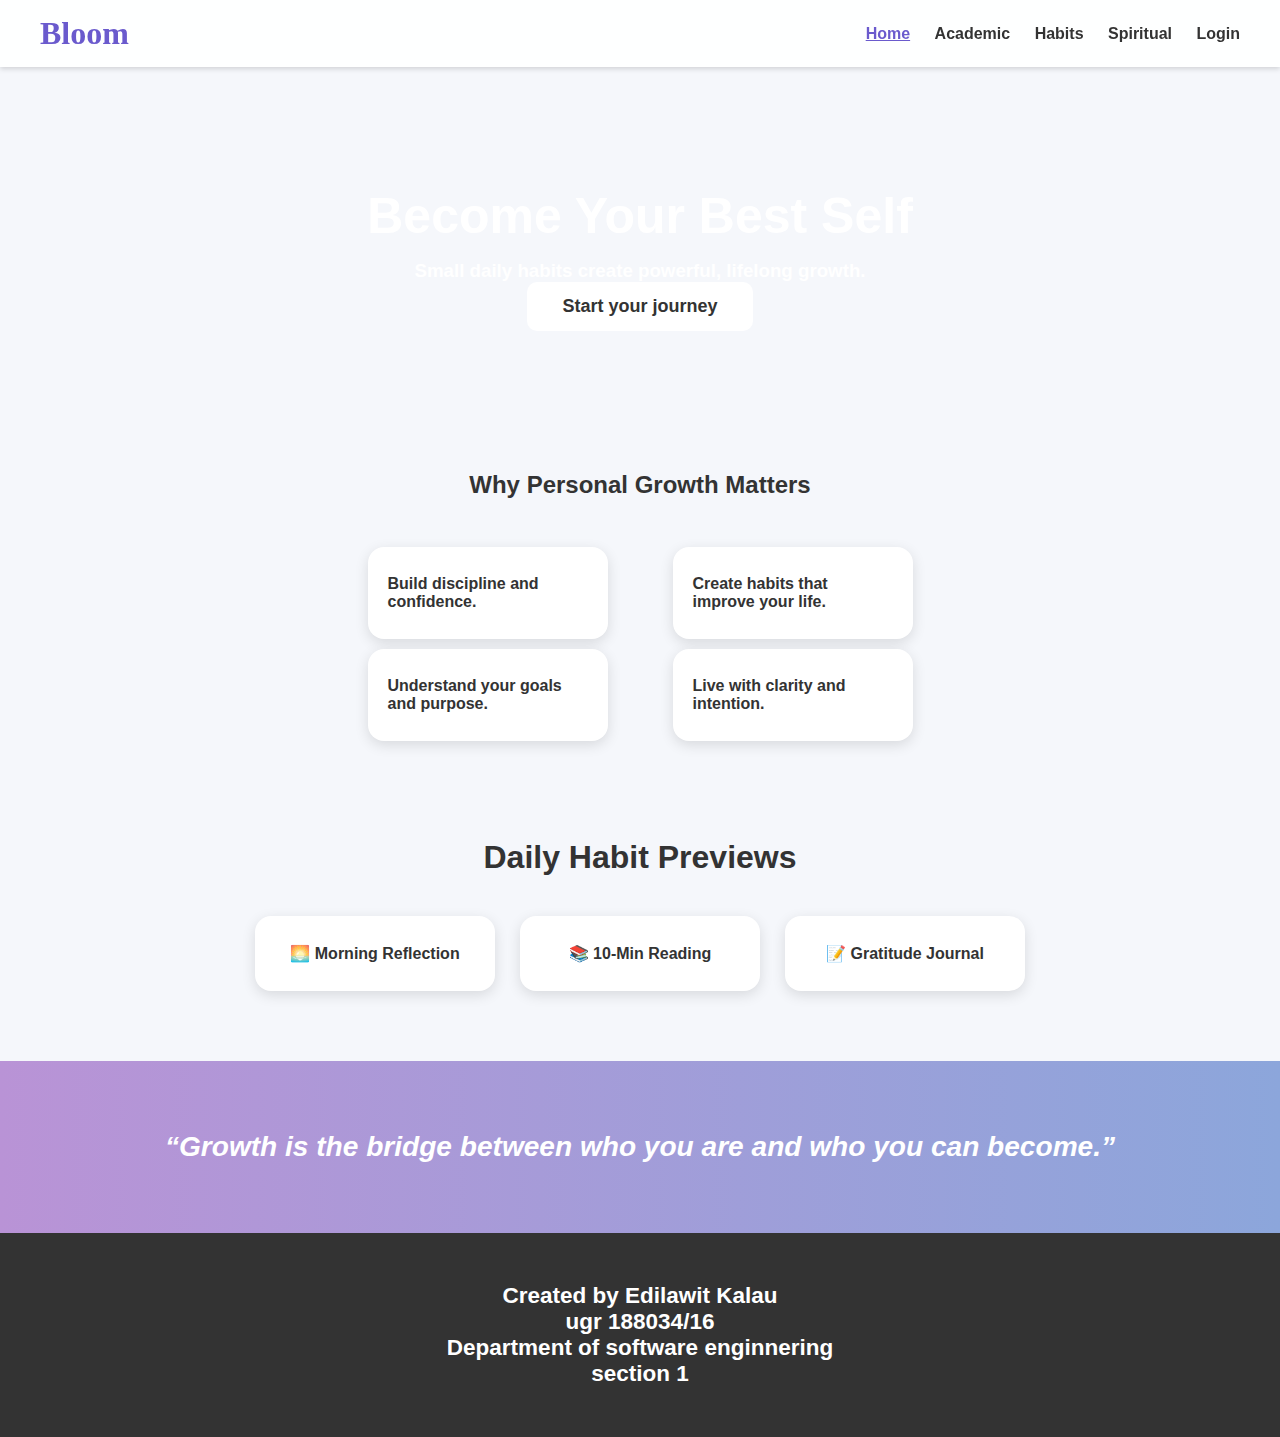
<file: index.html>
<!DOCTYPE html>
<html lang="en">
  <head>
    <meta charset="UTF-8" />
    <meta name="viewport" content="width=device-width, initial-scale=1.0">


    <title>Bloom | Personal Growth</title>
    <link rel="stylesheet" href="style2/style2.css" />
  </head>
  <body>
    <!-- Header -->
    <header class="site-header">
      <h1 class="site-title">Bloom</h1>
      <nav class="site-nav">
        <a href="index.html" class="active">Home</a>
        <a href="acadamics2.html">Academic</a>
        <a href="habits.html">Habits</a>
        <a href="spritual.html">Spiritual</a>
        <a href="login.html">Login</a>
      </nav>
    </header>

    <!-- Hero -->
    <section class="hero home-hero">
      <h1>Become Your Best Self</h1>
      <h3>Small daily habits create powerful, lifelong growth.</h3>
      <button class="hero-btn">
        <a href="login.html">Start your journey</a>
      </button>
    </section>

    <!-- Why Personal Growth -->
    <section class="why">
      <h2>Why Personal Growth Matters</h2>
      <div class="points">
        <div class="b-cards">
          <div class="point">Build discipline and confidence.</div>
          <div class="point">Understand your goals and purpose.</div>
        </div>
        <div class="b-cards">
          <div class="point">Create habits that improve your life.</div>
          <div class="point">Live with clarity and intention.</div>
        </div>
      </div>
    </section>

    <!-- Habits Preview -->
    <section class="habits home-habits">
      <h2>Daily Habit Previews</h2>
      <div class="cards">
        <div class="card">🌅 Morning Reflection</div>
        <div class="card">📚 10-Min Reading</div>
        <div class="card">📝 Gratitude Journal</div>
      </div>
    </section>

    <!-- Inspirational Quote -->
    <section class="quote home-quote">
      <h3>
        “Growth is the bridge between who you are and who you can become.”
      </h3>
    </section>

    <!-- Footer -->
    <footer class="site-footer">
      <footer class="site-footer">
        <h2>
            Created by Edilawit Kalau
        <br />
        ugr 188034/16
        <br />
        Department of software enginnering
        <br />
        section 1
        </h2>
      </footer>
    </footer>
  </body>
</html>
</file>
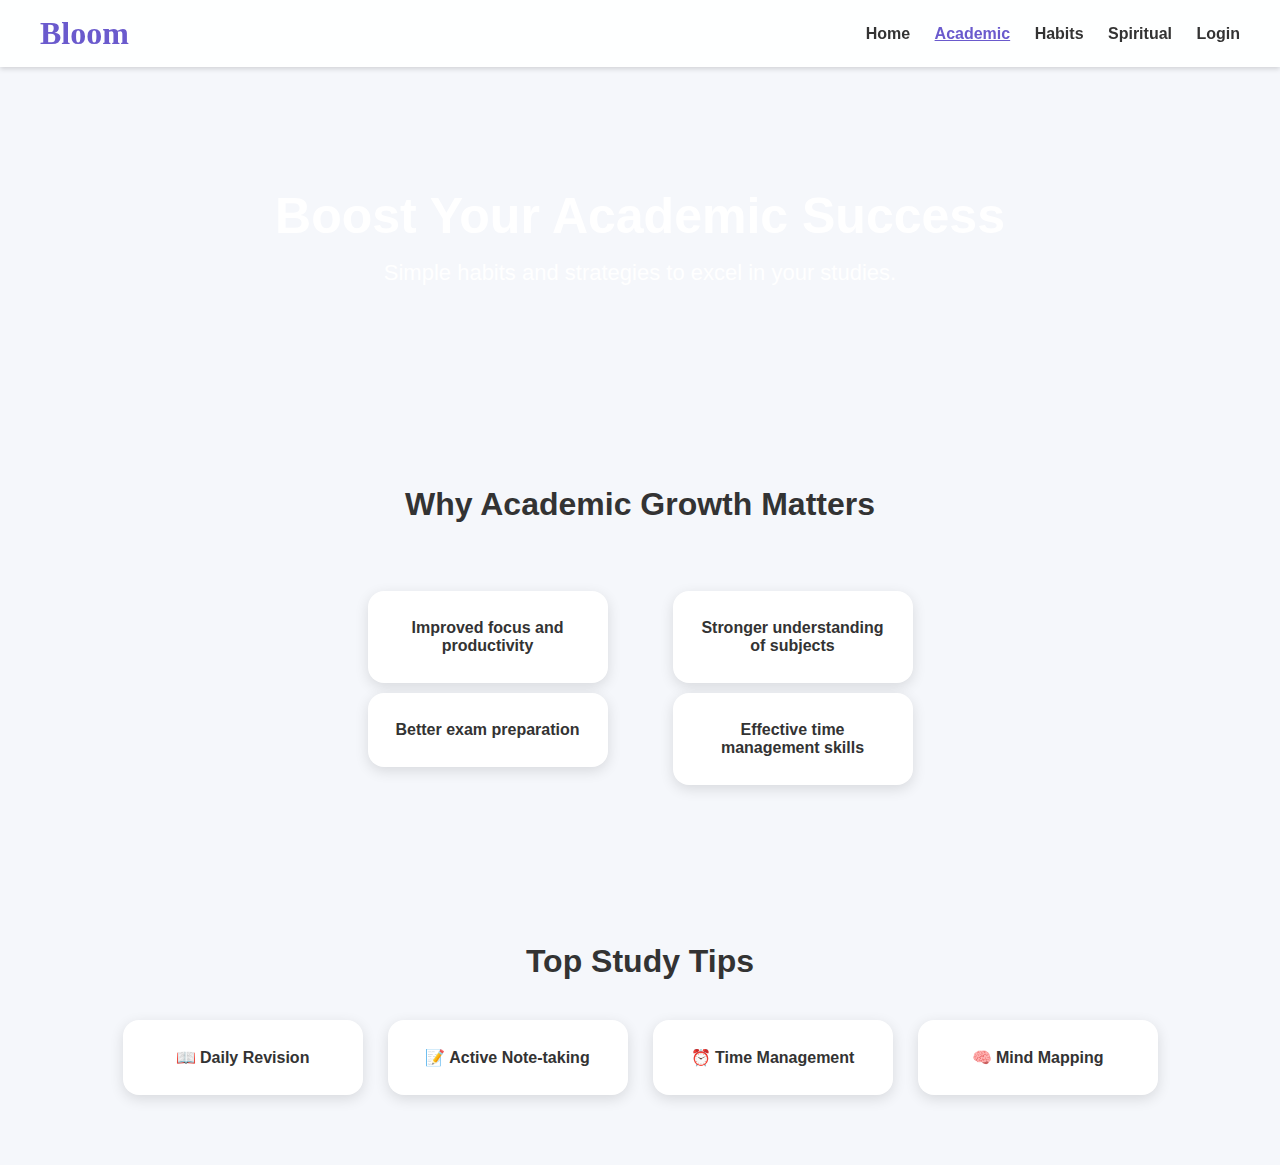
<file: acadamics2.html>
<!DOCTYPE html>
<html lang="en">
  <head>
    <meta charset="UTF-8" />
    <meta name="viewport" content="width=device-width, initial-scale=1.0">

    <title>Bloom | Academic Growth</title>
    <link rel="stylesheet" href="./style2/style2.css" />
  </head>
  <body>
    <!-- Header -->
    <header class="site-header">
      <h1 class="site-title">Bloom</h1>
      <nav class="site-nav">
        <a href="/webassigment/index.html">Home</a>
        <a href="/webassigment/acadamics2.html" class="active">Academic</a>
        <a href="/webassigment/habits.html">Habits</a>
        <a href="/webassigment/spritual.html">Spiritual</a>
        <a href="/webassigment/login.html">Login</a>
      </nav>
    </header>

    <!-- Hero -->
    <section class="hero acad-hero">
      <h1>Boost Your Academic Success</h1>
      <p>Simple habits and strategies to excel in your studies.</p>
    </section>

    <!-- Benefits Section -->
    <section class="benefits acad-benefits">
      <h2>Why Academic Growth Matters</h2>
      <div class="benefit-cards">
        <div class="b-cards">
          <div class="benefit-card">Improved focus and productivity</div>
          <div class="benefit-card">Better exam preparation</div>
        </div>

        <div class="b-cards">
          <div class="benefit-card">Stronger understanding of subjects</div>
          <div class="benefit-card">Effective time management skills</div>
        </div>
      </div>
    </section>

    <!-- Study Tips Section -->
    <section class="tips acad-tips">
      <h2>Top Study Tips</h2>
      <div class="tip-cards">
        <div class="tip-card">📖 Daily Revision</div>
        <div class="tip-card">📝 Active Note-taking</div>
        <div class="tip-card">⏰ Time Management</div>
        <div class="tip-card">🧠 Mind Mapping</div>
      </div>
    </section>
  </body>
</html>
</file>
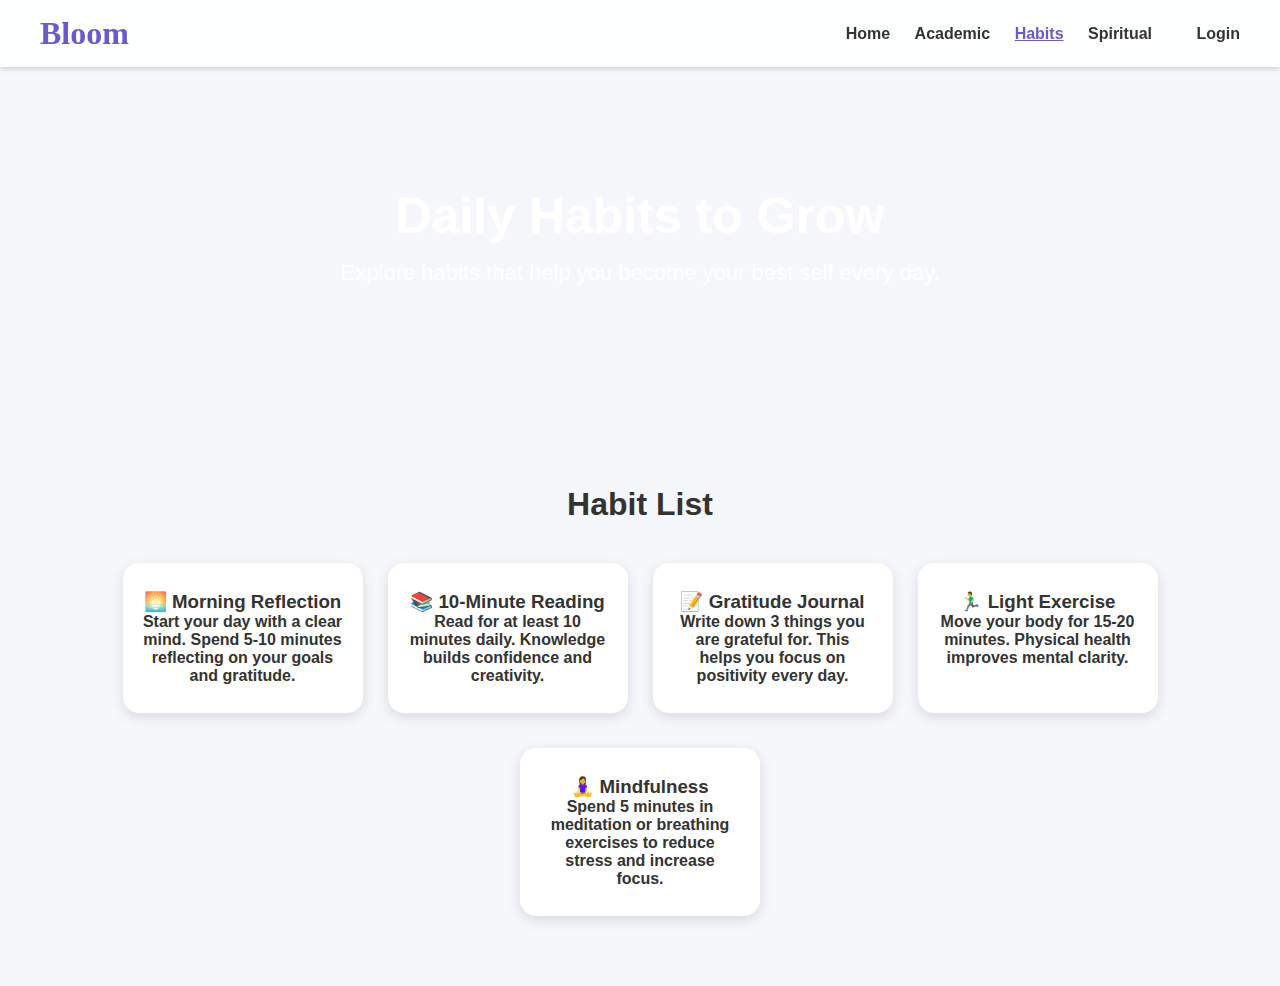
<file: habits.html>
<!DOCTYPE html>
<html lang="en">
  <head>
    <meta charset="UTF-8" />
    <meta name="viewport" content="width=device-width, initial-scale=1.0">
 <title>Bloom | Habits</title>
    <link rel="stylesheet" href="./style2/style2.css"
  </head>
  <body>
    <!-- Header -->
    <header class="site-header">
      <h1 class="site-title">Bloom</h1>
      <nav class="site-nav">
        <a href="/webassigment/index.html">Home</a>
        <a href="/webassigment/acadamics2.html">Academic</a>
        <a href="habit.html" class="active">Habits</a>
        <a href="/webassigment/spritual.html">Spiritual</a>
        <a href="/webassigment/"></a>
        <a href="/webassigment/login.html">Login</a>
      </nav>
    </header>

    <!-- Hero -->
    <section class="hero habit-hero">
      <h1>Daily Habits to Grow</h1>
      <p>Explore habits that help you become your best self every day.</p>
    </section>

    <!-- Habits Section -->
    <section class="habits habit-list">
      <h2>Habit List</h2>
      <div class="habit-cards">
        
<div class="habit-card">
          <h3>🌅 Morning Reflection</h3>
          <p>
            Start your day with a clear mind. Spend 5-10 minutes reflecting on
            your goals and gratitude.
          </p>
        </div>
        <div class="habit-card">
          <h3>📚 10-Minute Reading</h3>
          <p>
            Read for at least 10 minutes daily. Knowledge builds confidence and
            creativity.
          </p>
          
        </div>
        <div class="habit-card">
            <h3>📝 Gratitude Journal</h3>
            <p>Write down 3 things you are grateful for. This helps you focus on positivity every day.</p>
        </div>
        <div class="habit-card">
            <h3>🏃‍♂️ Light Exercise</h3>
            <p>Move your body for 15-20 minutes. Physical health improves mental clarity.</p>
        </div>
        <div class="habit-card">
            <h3>🧘‍♀️ Mindfulness</h3>
            <p>Spend 5 minutes in meditation or breathing exercises to reduce stress and increase focus.</p>
        </div>
    </div>
        
        </div>
        
       
        
    </section>
  </body>
</html>
</file>
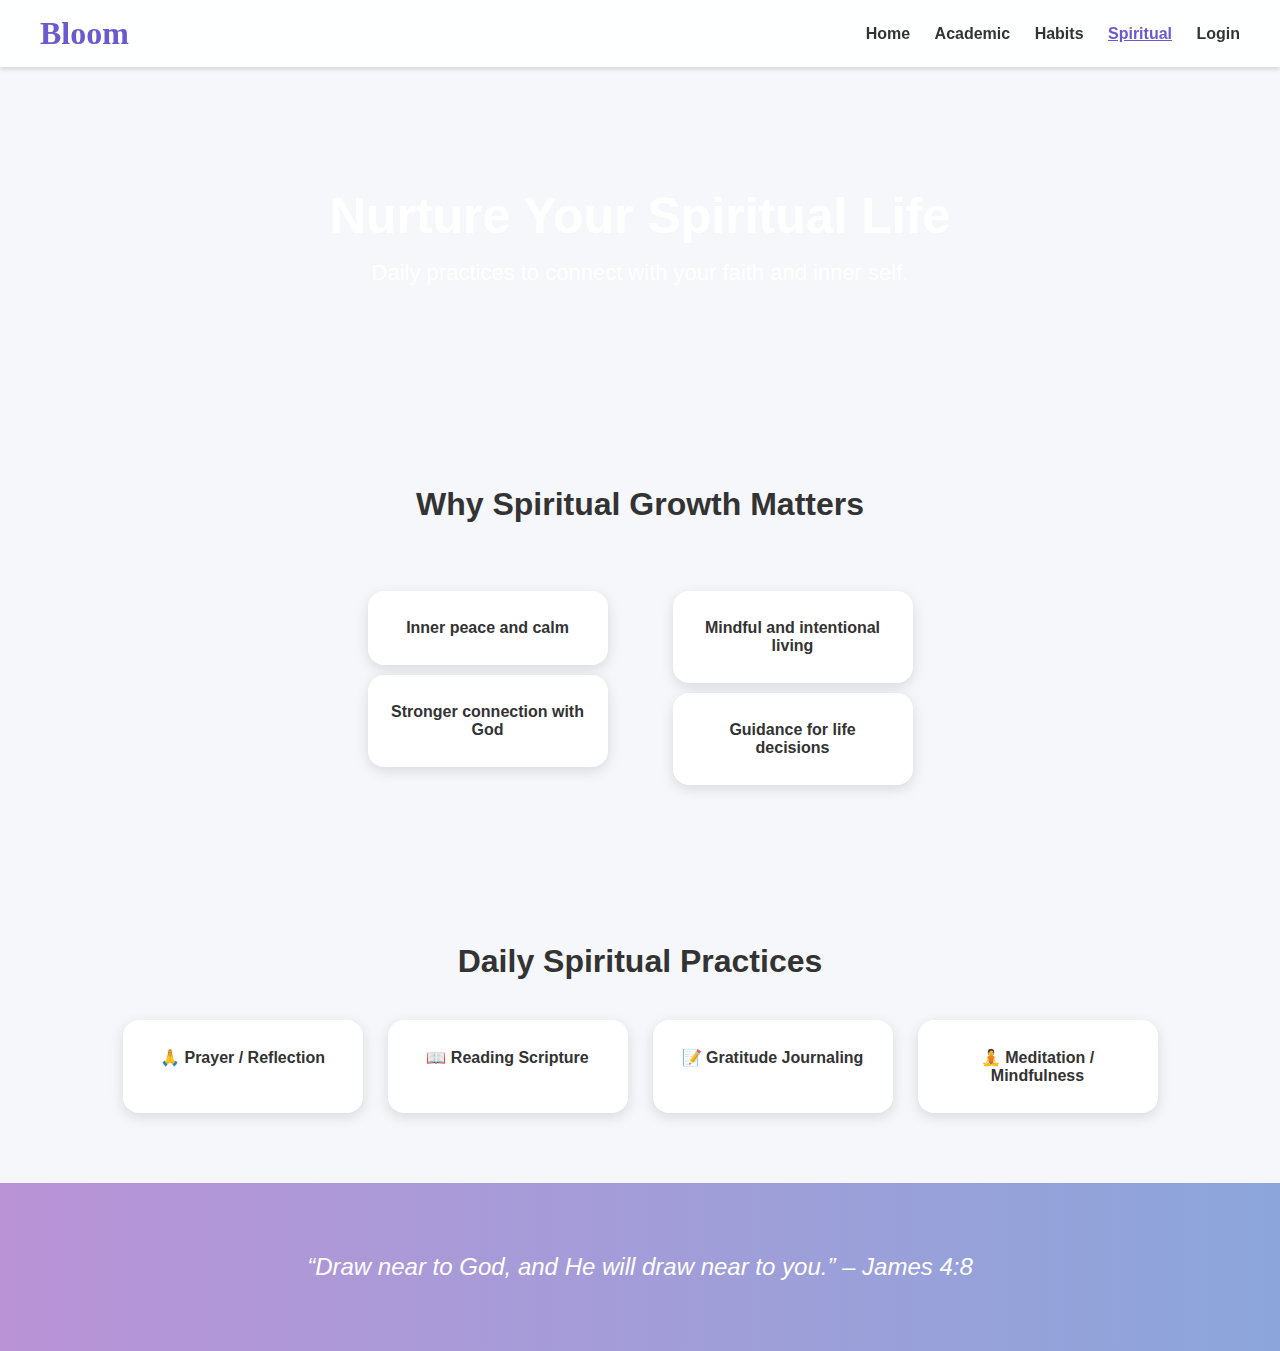
<file: spritual.html>
<!DOCTYPE html>
<html lang="en">
<head>
    <meta charset="UTF-8">
   <meta name="viewport" content="width=device-width, initial-scale=1.0">

    <title>Bloom | Spiritual Growth</title>
    <link rel="stylesheet" href="./style2/style2.css"
</head>
<body>

<!-- Header -->
<header class="site-header">
    <h1 class="site-title">Bloom</h1>
    <nav class="site-nav">
        <a href="/webassigment/index.html">Home</a>
        <a href="/webassigment/acadamics2.html">Academic</a>
        <a href="/webassigment/habits.html">Habits</a>
        <a href="/webassigment/spritual.html" class="active">Spiritual</a>
        <a href="/webassigment/login.html">Login</a>
    </nav>
</header>

<!-- Hero -->
<section class="hero spiritual-hero">
    <h1>Nurture Your Spiritual Life</h1>
    <p>Daily practices to connect with your faith and inner self.</p>
</section>

<!-- Benefits Section -->
<section class="benefits spiritual-benefits">
    <h2>Why Spiritual Growth Matters</h2>
    <div class="benefit-cards">
        <div class="b-cards">
            <div class="benefit-card">Inner peace and calm</div>
            <div class="benefit-card">Stronger connection with God</div>
        </div>
        <div class="b-cards">
            <div class="benefit-card">Mindful and intentional living</div>
            <div class="benefit-card">Guidance for life decisions</div>
        </div>
        
        
    </div>
</section>

<!-- Practices Section -->
<section class="practices spiritual-practices">
    <h2>Daily Spiritual Practices</h2>
    <div class="practice-cards">
        <div class="practice-card">🙏 Prayer / Reflection</div>
        <div class="practice-card">📖 Reading Scripture</div>
        <div class="practice-card">📝 Gratitude Journaling</div>
        <div class="practice-card">🧘 Meditation / Mindfulness</div>
    </div>
</section>

<!-- Inspirational Quote -->
<section class="quote spiritual-quote">
    “Draw near to God, and He will draw near to you.” – James 4:8
</section>




</body>
</html>
</file>
<file: style2/style2.css>
/* ===========================
   General Body & Reset
=========================== */
* {
  margin: 0;
  padding: 0;
  box-sizing: border-box;
}
body {
  margin: 0;
  font-family: "Poppins", Arial, sans-serif;
  background: #f5f7fb;
  color: #333;
}

a {
  text-decoration: none;
  color: inherit;
}

h1,
h2,
h3,
p {
  margin: 0;
  padding: 0;
}
/* Active navbar link */
nav a.active {
  color: #6a5acd; /* Highlight color */
  font-weight: bold;
  text-decoration: underline; /* optional */
}

/* ===========================
   Header / Navigation
=========================== */
.site-header {
  background: rgba(255, 255, 255, 0.9);
  padding: 15px 40px;
  display: flex;
  justify-content: space-between;
  align-items: center;
  position: sticky;
  top: 0;
  backdrop-filter: blur(8px);
  box-shadow: 0 2px 5px rgba(0, 0, 0, 0.15);
  z-index: 100;
}

.site-header .site-title {
  font-family: serif;
  color: #6a5acd;
}

.site-nav a {
  margin-left: 20px;
  font-weight: bold;
  transition: 0.3s;
}

.site-nav a:hover {
  color: #5742a6;
}
.why h2 {
  text-align: center;
  display: block;
  font-size: 1.5em;
  margin-block-start: 0.83em;
  margin-block-end: 0.83em;
  margin-inline-start: 0px;
  margin-inline-end: 0px;
  font-weight: bold;
  unicode-bidi: isolate;
}

/* ===========================
   Hero Sections
=========================== */
.hero {
  text-align: center;
  padding: 120px 20px;
  color: white;
  background-size: cover;
  background-position: center;
  animation: fadeIn 1.5s ease-in-out;
}

.hero h1 {
  font-size: 50px;
  margin-bottom: 15px;
  font-weight: 700;
}

.hero p {
  font-size: 22px;
  margin-bottom: 20px;
}

.hero button {
  padding: 14px 35px;
  border: none;
  background: #fff;
  color: #333;
  font-size: 18px;
  border-radius: 10px;
  cursor: pointer;
  font-weight: bold;
  transition: 0.3s;
}

.hero button:hover {
  background: #f0e6ff;
  transform: scale(1.05);
}

/* Unique Hero Backgrounds per Page */
.home-hero {
  background-image: url("https://images.unsplash.com/photo-1725452119277-c302b6ce936f?w=1000&auto=format&fit=crop&q=60&ixlib=rb-4.1.0&ixid=M3wxMjA3fDB8MHxzZWFyY2h8MzB8fHBlcnNvbmFsJTIwZ3Jvd3RofGVufDB8fDB8fHww");
}

.acad-hero {
  background-image: url(https://cdn.pixabay.com/photo/2019/04/14/10/26/college-4126481_1280.jpg);
}

.habit-hero {
  background-image: url("https://cdn.pixabay.com/photo/2016/12/15/18/19/dusk-1909693_1280.jpg");
}

.spiritual-hero {
  background-image: url("https://cdn.pixabay.com/photo/2019/11/29/17/05/hand-4661763_1280.jpg");
}

.submission-hero {
  background: #6a5acd;
}

.login-hero {
  background: #8ca6db;
}

/* ===========================
   Cards & Sections
=========================== */
.benefits,
.tips,
.practices,
.habits,
.submission-info {
  padding: 60px 20px;
  text-align: center;
}

.benefits h2,
.tips h2,
.practices h2,
.habits h2,
.submission-info h2 {
  font-size: 32px;
  margin-bottom: 40px;
  color: #333;
}

/* Benefit / Tip / Practice Cards */
.benefit-cards,
.tip-cards,
.practice-cards,
.points,
.cards,
.info-cards,
.habit-cards {
  display: flex;
  justify-content: center;
  gap: 25px;
  flex-wrap: wrap;
}

.benefit-card,
.tip-card,
.practice-card,
.point,
.card,
.info-card,
.habit-card {
  width: 240px;
  background: white;
  padding: 28px 20px;
  border-radius: 16px;
  box-shadow: 0 4px 14px rgba(0, 0, 0, 0.12);
  transition: transform 0.3s ease, box-shadow 0.3s ease;
  font-size: 16px;
  font-weight: 600;
  margin-bottom: 10px;
}
.b-cards {
  display: inline-table;
  justify-content: center;
  padding: 28px 20px;
}


.benefit-card:hover,
.tip-card:hover,
.practice-card:hover,
.point:hover,
.card:hover,
.info-card:hover,
.habit-card:hover {
  transform: translateY(-8px) scale(1.05);
  box-shadow: 0 8px 22px rgba(0, 0, 0, 0.18);
}

/* ===========================
   Login Form
=========================== */
.login-section {
  padding: 60px 20px;
  display: flex;
  justify-content: center;
}

.login-form {
  background: white;
  padding: 40px 30px;
  border-radius: 20px;
  max-width: 400px;
  width: 100%;
  box-shadow: 0 6px 20px rgba(0, 0, 0, 0.12);
}

.login-form h2 {
  text-align: center;
  color: #6a5acd;
  margin-bottom: 30px;
}

.login-form input {
  width: 100%;
  padding: 10px 10px;
  margin-bottom: 20px;
  border-radius: 10px;
  border: 1px solid #ccc;
  font-size: 16px;
}

.login-form button {
  width: 100%;
  padding: 14px;
  border: none;
  background: #6a5acd;
  color: white;
  font-size: 18px;
  border-radius: 10px;
  cursor: pointer;
  font-weight: bold;
  transition: 0.3s;
}

.login-form button:hover {
  background: #5742a6;
}

.login-extra {
  text-align: center;
  margin-top: 15px;
  font-size: 14px;
}

.login-extra a {
  color: #6a5acd;
}

.login-extra a:hover {
  text-decoration: underline;
}

/* ===========================
   Quotes
=========================== */
.quote {
  padding: 70px 20px;
  text-align: center;
  font-style: italic;
  font-size: 24px;
  color: white;
}

.home-quote {
  background: linear-gradient(to right, #b993d6, #8ca6db);
}

.spiritual-quote {
  background: linear-gradient(to right, #b993d6, #8ca6db);
}

.submission-quote {
  background: #6a5acd;
}

/* ===========================
   Footer
=========================== */
.site-footer {
  padding: 25px;
  text-align: center;
  background: #333;
  color: white;
  font-size: 15px;
}

/* ===========================
   Animations
=========================== */
@keyframes fadeIn {
  from {
    opacity: 0;
  }
  to {
    opacity: 1;
  }
}
</file>
